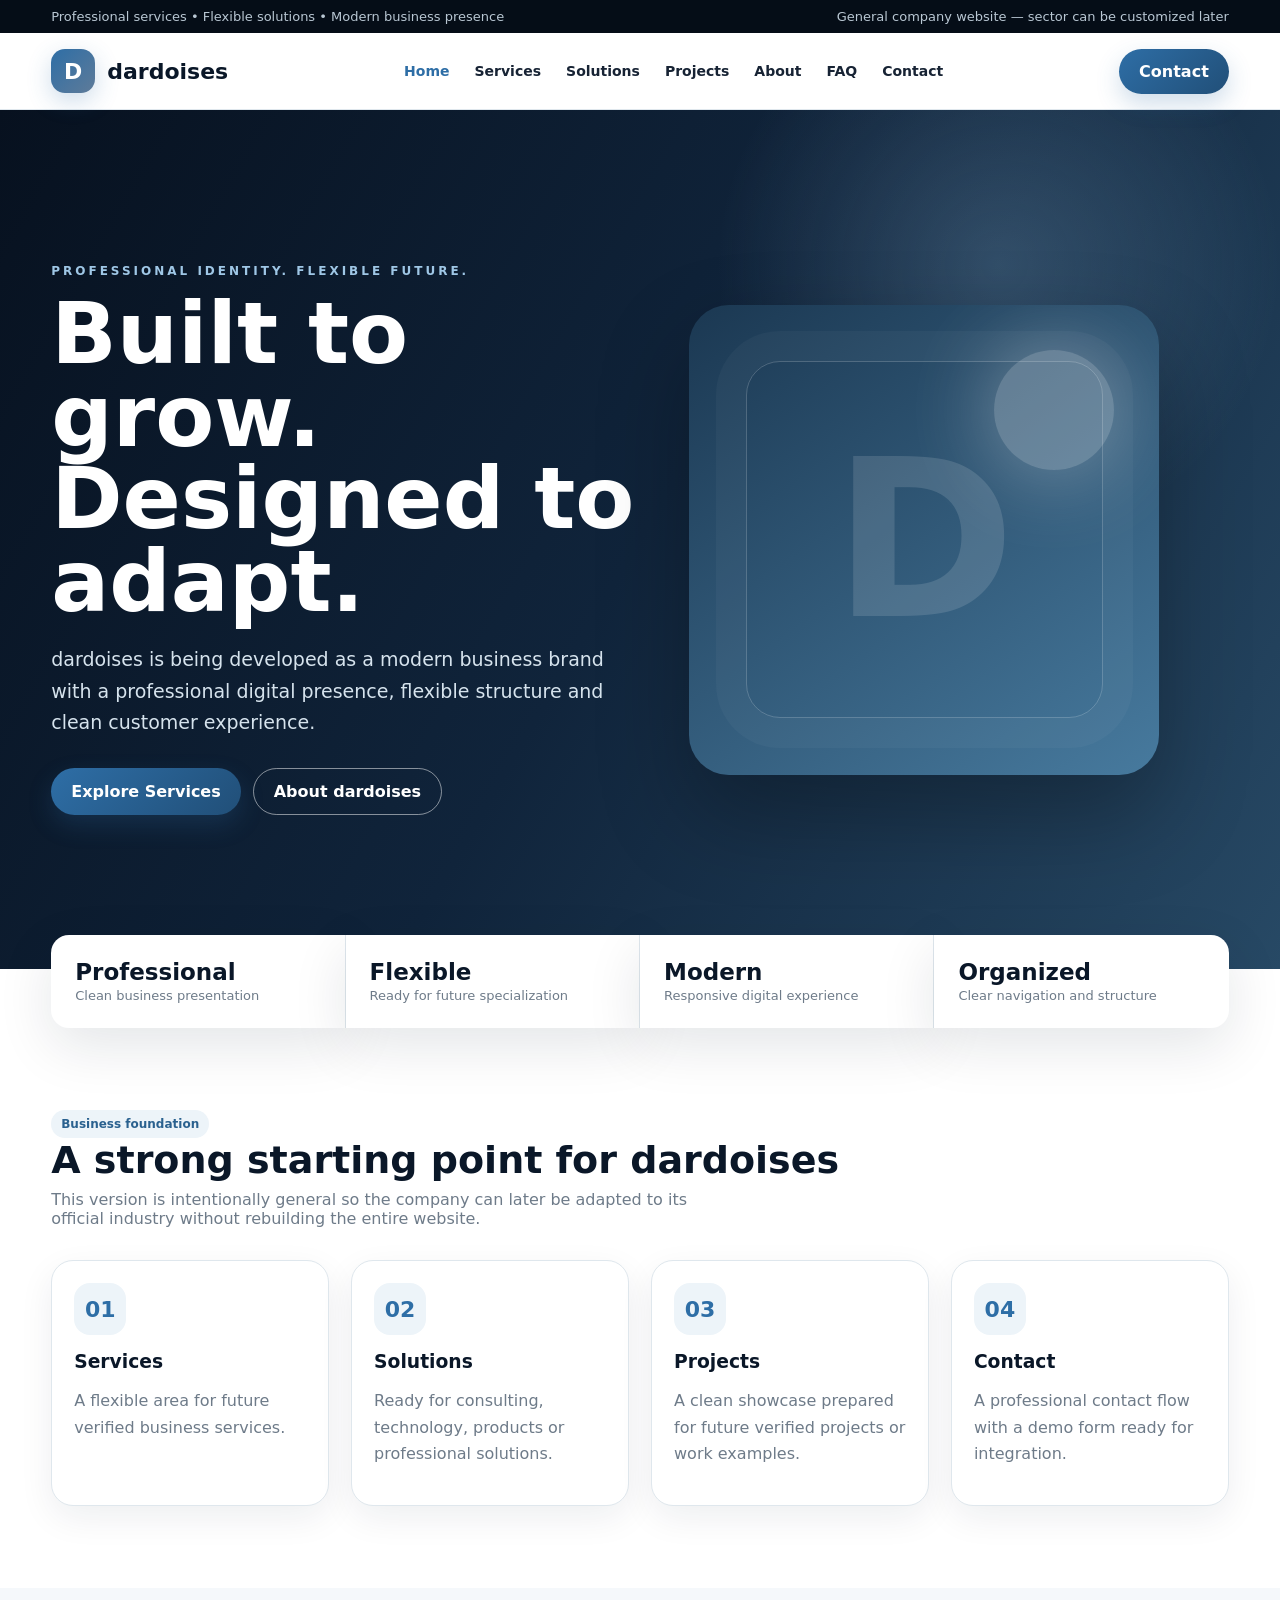
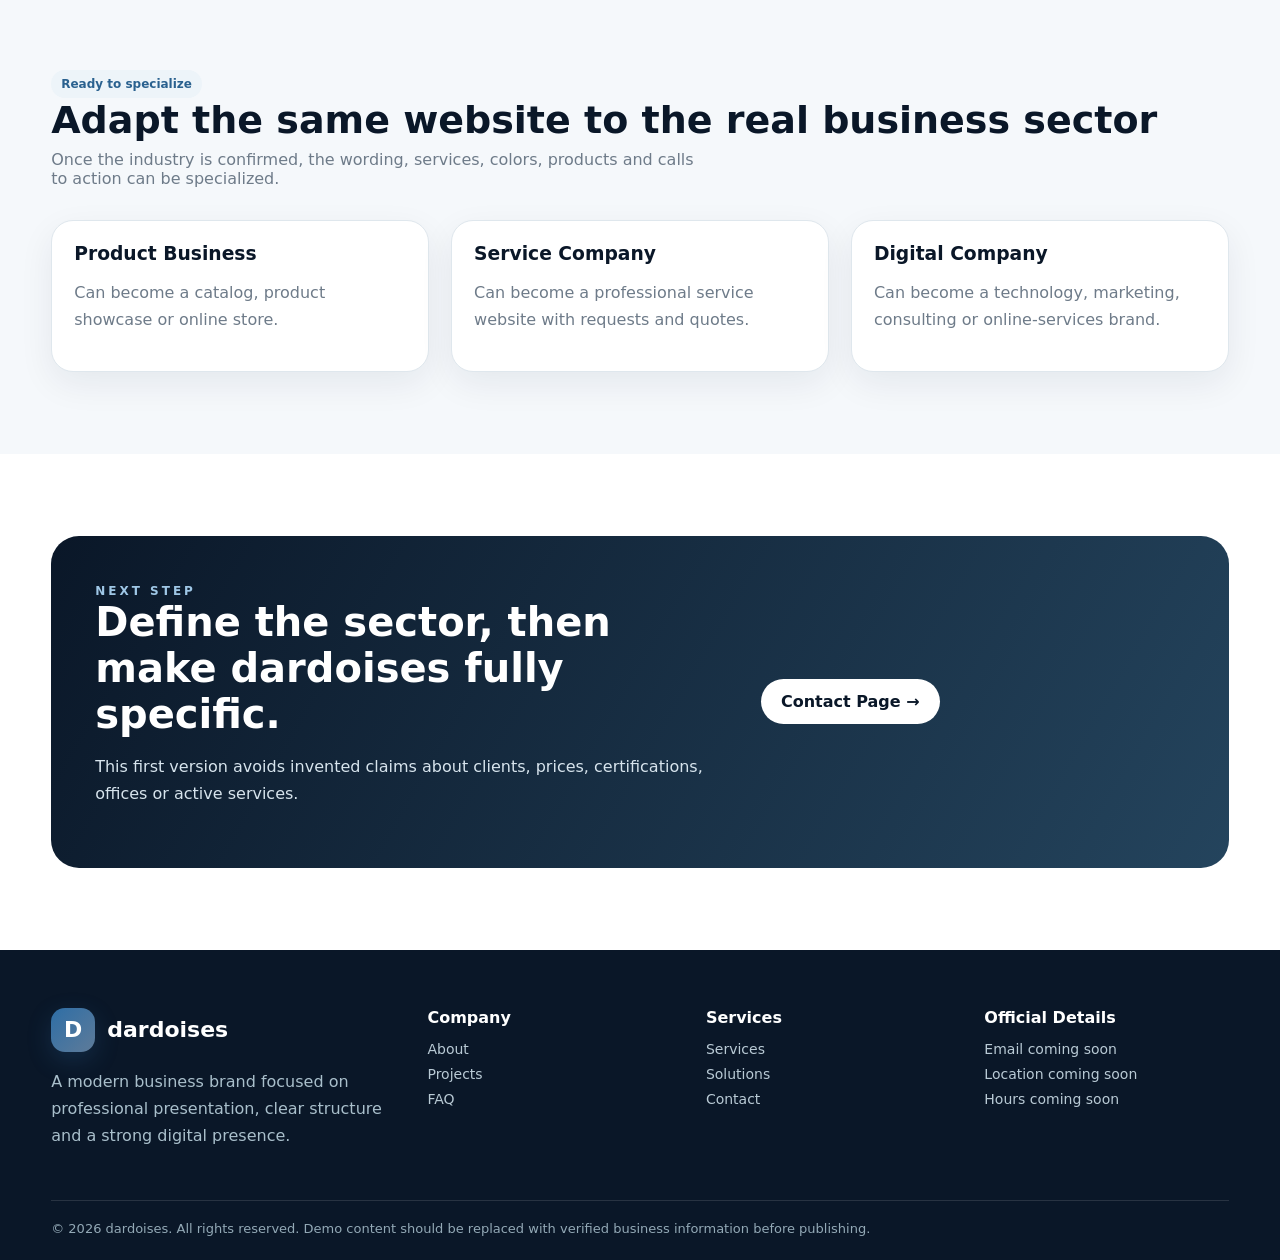
<file: index.html>
<!doctype html><html lang="en"><head><meta charset="utf-8"><meta name="viewport" content="width=device-width,initial-scale=1"><title>Home | dardoises</title><meta name="description" content="dardoises modern business services and professional solutions."><link rel="icon" href="favicon.svg"><link rel="stylesheet" href="styles.css"></head><body>
<div class="topbar"><div class="container"><span>Professional services • Flexible solutions • Modern business presence</span><span>General company website — sector can be customized later</span></div></div>
<header><div class="container nav">
<a class="brand" href="index.html"><span class="logo">D</span> dardoises</a>
<nav><a class="active" href="index.html">Home</a><a class="" href="services.html">Services</a><a class="" href="solutions.html">Solutions</a><a class="" href="projects.html">Projects</a><a class="" href="about.html">About</a><a class="" href="faq.html">FAQ</a><a class="" href="contact.html">Contact</a></nav>
<a class="btn btn-primary" href="contact.html">Contact</a>
</div></header>
<section class="hero"><div class="container wrap">
<div><div class="eyebrow">Professional identity. Flexible future.</div><h1>Built to grow.<br>Designed to adapt.</h1><p>dardoises is being developed as a modern business brand with a professional digital presence, flexible structure and clean customer experience.</p>
<div class="hero-actions"><a class="btn btn-primary" href="services.html">Explore Services</a><a class="btn btn-outline" href="about.html">About dardoises</a></div></div>
<div class="visual"><div class="orb"></div></div></div></section>
<div class="container stats"><div class="stat"><strong>Professional</strong><span>Clean business presentation</span></div><div class="stat"><strong>Flexible</strong><span>Ready for future specialization</span></div><div class="stat"><strong>Modern</strong><span>Responsive digital experience</span></div><div class="stat"><strong>Organized</strong><span>Clear navigation and structure</span></div></div>
<section><div class="container"><div class="section-head"><div><span class="tag">Business foundation</span><h2>A strong starting point for dardoises</h2><p>This version is intentionally general so the company can later be adapted to its official industry without rebuilding the entire website.</p></div></div>
<div class="grid grid-4">
<div class="card"><div class="card-body"><div class="icon">01</div><h3>Services</h3><p>A flexible area for future verified business services.</p></div></div>
<div class="card"><div class="card-body"><div class="icon">02</div><h3>Solutions</h3><p>Ready for consulting, technology, products or professional solutions.</p></div></div>
<div class="card"><div class="card-body"><div class="icon">03</div><h3>Projects</h3><p>A clean showcase prepared for future verified projects or work examples.</p></div></div>
<div class="card"><div class="card-body"><div class="icon">04</div><h3>Contact</h3><p>A professional contact flow with a demo form ready for integration.</p></div></div>
</div></div></section>
<section class="soft"><div class="container"><div class="section-head"><div><span class="tag">Ready to specialize</span><h2>Adapt the same website to the real business sector</h2><p>Once the industry is confirmed, the wording, services, colors, products and calls to action can be specialized.</p></div></div>
<div class="grid grid-3">
<div class="card"><div class="card-body"><h3>Product Business</h3><p>Can become a catalog, product showcase or online store.</p></div></div>
<div class="card"><div class="card-body"><h3>Service Company</h3><p>Can become a professional service website with requests and quotes.</p></div></div>
<div class="card"><div class="card-body"><h3>Digital Company</h3><p>Can become a technology, marketing, consulting or online-services brand.</p></div></div>
</div></div></section>
<section><div class="container"><div class="band"><div><span class="eyebrow">Next step</span><h2>Define the sector, then make dardoises fully specific.</h2><p>This first version avoids invented claims about clients, prices, certifications, offices or active services.</p></div><div><a class="btn btn-light" href="contact.html">Contact Page →</a></div></div></div></section>

<footer><div class="container"><div class="footer-grid">
<div><div class="brand" style="color:#fff"><span class="logo">D</span> dardoises</div><p style="color:#a9bfcb;line-height:1.7;max-width:360px">A modern business brand focused on professional presentation, clear structure and a strong digital presence.</p></div>
<div><h4>Company</h4><a href="about.html">About</a><a href="projects.html">Projects</a><a href="faq.html">FAQ</a></div>
<div><h4>Services</h4><a href="services.html">Services</a><a href="solutions.html">Solutions</a><a href="contact.html">Contact</a></div>
<div><h4>Official Details</h4><a href="#">Email coming soon</a><a href="#">Location coming soon</a><a href="#">Hours coming soon</a></div>
</div><div class="copyright">© 2026 dardoises. All rights reserved. Demo content should be replaced with verified business information before publishing.</div></div></footer><script src="script.js"></script></body></html>
</file>
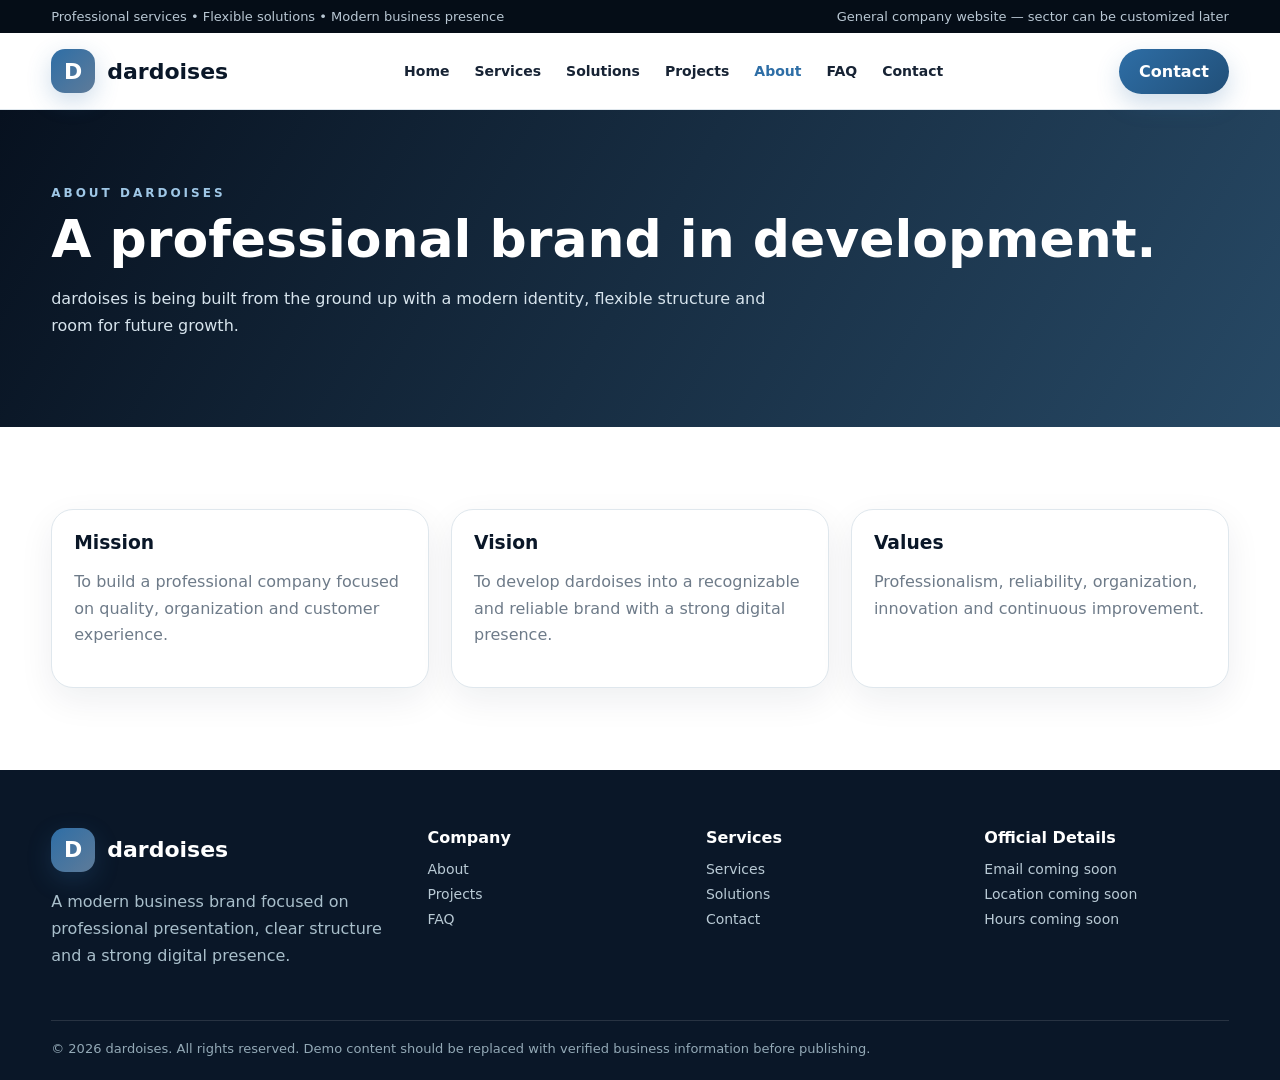
<file: about.html>
<!doctype html><html lang="en"><head><meta charset="utf-8"><meta name="viewport" content="width=device-width,initial-scale=1"><title>About | dardoises</title><meta name="description" content="dardoises modern business services and professional solutions."><link rel="icon" href="favicon.svg"><link rel="stylesheet" href="styles.css"></head><body>
<div class="topbar"><div class="container"><span>Professional services • Flexible solutions • Modern business presence</span><span>General company website — sector can be customized later</span></div></div>
<header><div class="container nav">
<a class="brand" href="index.html"><span class="logo">D</span> dardoises</a>
<nav><a class="" href="index.html">Home</a><a class="" href="services.html">Services</a><a class="" href="solutions.html">Solutions</a><a class="" href="projects.html">Projects</a><a class="active" href="about.html">About</a><a class="" href="faq.html">FAQ</a><a class="" href="contact.html">Contact</a></nav>
<a class="btn btn-primary" href="contact.html">Contact</a>
</div></header>
<section class="page-hero"><div class="container"><span class="eyebrow">About dardoises</span><h1>A professional brand in development.</h1><p>dardoises is being built from the ground up with a modern identity, flexible structure and room for future growth.</p></div></section>
<section><div class="container"><div class="grid grid-3">
<div class="card"><div class="card-body"><h3>Mission</h3><p>To build a professional company focused on quality, organization and customer experience.</p></div></div>
<div class="card"><div class="card-body"><h3>Vision</h3><p>To develop dardoises into a recognizable and reliable brand with a strong digital presence.</p></div></div>
<div class="card"><div class="card-body"><h3>Values</h3><p>Professionalism, reliability, organization, innovation and continuous improvement.</p></div></div>
</div></div></section>

<footer><div class="container"><div class="footer-grid">
<div><div class="brand" style="color:#fff"><span class="logo">D</span> dardoises</div><p style="color:#a9bfcb;line-height:1.7;max-width:360px">A modern business brand focused on professional presentation, clear structure and a strong digital presence.</p></div>
<div><h4>Company</h4><a href="about.html">About</a><a href="projects.html">Projects</a><a href="faq.html">FAQ</a></div>
<div><h4>Services</h4><a href="services.html">Services</a><a href="solutions.html">Solutions</a><a href="contact.html">Contact</a></div>
<div><h4>Official Details</h4><a href="#">Email coming soon</a><a href="#">Location coming soon</a><a href="#">Hours coming soon</a></div>
</div><div class="copyright">© 2026 dardoises. All rights reserved. Demo content should be replaced with verified business information before publishing.</div></div></footer><script src="script.js"></script></body></html>
</file>
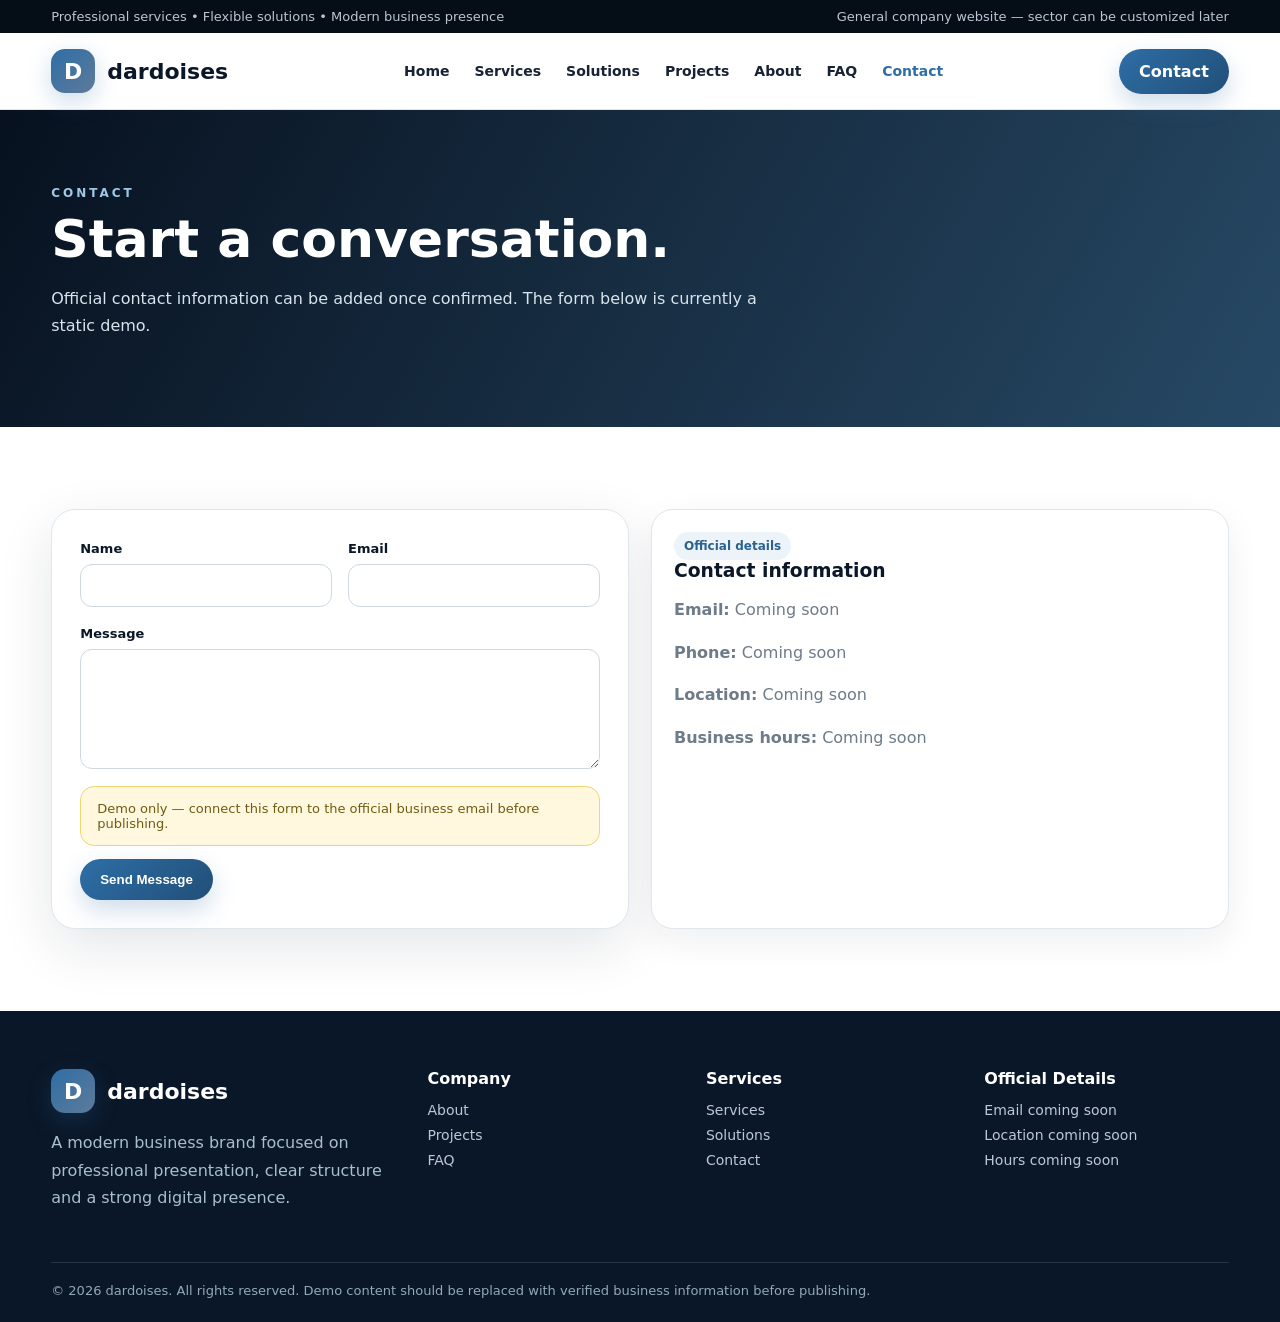
<file: contact.html>
<!doctype html><html lang="en"><head><meta charset="utf-8"><meta name="viewport" content="width=device-width,initial-scale=1"><title>Contact | dardoises</title><meta name="description" content="dardoises modern business services and professional solutions."><link rel="icon" href="favicon.svg"><link rel="stylesheet" href="styles.css"></head><body>
<div class="topbar"><div class="container"><span>Professional services • Flexible solutions • Modern business presence</span><span>General company website — sector can be customized later</span></div></div>
<header><div class="container nav">
<a class="brand" href="index.html"><span class="logo">D</span> dardoises</a>
<nav><a class="" href="index.html">Home</a><a class="" href="services.html">Services</a><a class="" href="solutions.html">Solutions</a><a class="" href="projects.html">Projects</a><a class="" href="about.html">About</a><a class="" href="faq.html">FAQ</a><a class="active" href="contact.html">Contact</a></nav>
<a class="btn btn-primary" href="contact.html">Contact</a>
</div></header>
<section class="page-hero"><div class="container"><span class="eyebrow">Contact</span><h1>Start a conversation.</h1><p>Official contact information can be added once confirmed. The form below is currently a static demo.</p></div></section>
<section><div class="container"><div class="grid grid-2">
<form class="form-card" data-demo-form><div class="form-grid"><div><label>Name<input required></label></div><div><label>Email<input type="email" required></label></div></div><div style="margin-top:16px"><label>Message<textarea required></textarea></label></div><p class="notice">Demo only — connect this form to the official business email before publishing.</p><button class="btn btn-primary" type="submit">Send Message</button></form>
<div class="card"><div class="card-body"><span class="tag">Official details</span><h3>Contact information</h3><p><strong>Email:</strong> Coming soon</p><p><strong>Phone:</strong> Coming soon</p><p><strong>Location:</strong> Coming soon</p><p><strong>Business hours:</strong> Coming soon</p></div></div>
</div></div></section>

<footer><div class="container"><div class="footer-grid">
<div><div class="brand" style="color:#fff"><span class="logo">D</span> dardoises</div><p style="color:#a9bfcb;line-height:1.7;max-width:360px">A modern business brand focused on professional presentation, clear structure and a strong digital presence.</p></div>
<div><h4>Company</h4><a href="about.html">About</a><a href="projects.html">Projects</a><a href="faq.html">FAQ</a></div>
<div><h4>Services</h4><a href="services.html">Services</a><a href="solutions.html">Solutions</a><a href="contact.html">Contact</a></div>
<div><h4>Official Details</h4><a href="#">Email coming soon</a><a href="#">Location coming soon</a><a href="#">Hours coming soon</a></div>
</div><div class="copyright">© 2026 dardoises. All rights reserved. Demo content should be replaced with verified business information before publishing.</div></div></footer><script src="script.js"></script></body></html>
</file>
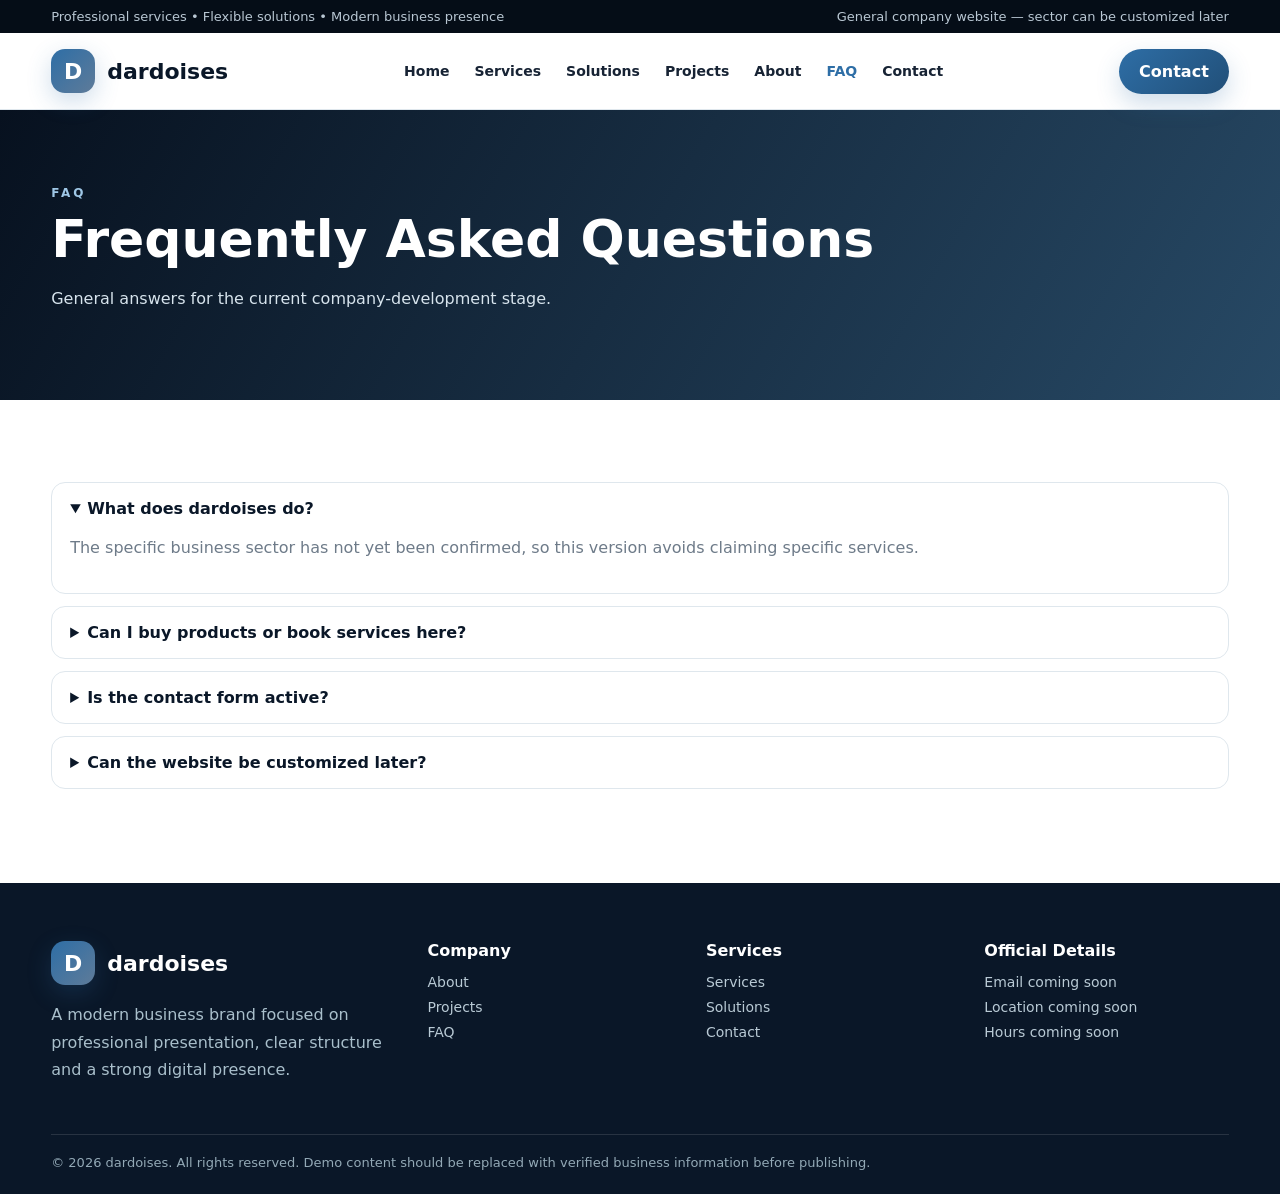
<file: faq.html>
<!doctype html><html lang="en"><head><meta charset="utf-8"><meta name="viewport" content="width=device-width,initial-scale=1"><title>FAQ | dardoises</title><meta name="description" content="dardoises modern business services and professional solutions."><link rel="icon" href="favicon.svg"><link rel="stylesheet" href="styles.css"></head><body>
<div class="topbar"><div class="container"><span>Professional services • Flexible solutions • Modern business presence</span><span>General company website — sector can be customized later</span></div></div>
<header><div class="container nav">
<a class="brand" href="index.html"><span class="logo">D</span> dardoises</a>
<nav><a class="" href="index.html">Home</a><a class="" href="services.html">Services</a><a class="" href="solutions.html">Solutions</a><a class="" href="projects.html">Projects</a><a class="" href="about.html">About</a><a class="active" href="faq.html">FAQ</a><a class="" href="contact.html">Contact</a></nav>
<a class="btn btn-primary" href="contact.html">Contact</a>
</div></header>
<section class="page-hero"><div class="container"><span class="eyebrow">FAQ</span><h1>Frequently Asked Questions</h1><p>General answers for the current company-development stage.</p></div></section>
<section><div class="container faq">
<details open><summary>What does dardoises do?</summary><p>The specific business sector has not yet been confirmed, so this version avoids claiming specific services.</p></details>
<details><summary>Can I buy products or book services here?</summary><p>Not yet. The current website is a static business presentation.</p></details>
<details><summary>Is the contact form active?</summary><p>No. It is a visual demo until connected to an official email address or backend.</p></details>
<details><summary>Can the website be customized later?</summary><p>Yes. The site was intentionally structured so the sector, services, colors, products and pages can be specialized later.</p></details>
</div></section>

<footer><div class="container"><div class="footer-grid">
<div><div class="brand" style="color:#fff"><span class="logo">D</span> dardoises</div><p style="color:#a9bfcb;line-height:1.7;max-width:360px">A modern business brand focused on professional presentation, clear structure and a strong digital presence.</p></div>
<div><h4>Company</h4><a href="about.html">About</a><a href="projects.html">Projects</a><a href="faq.html">FAQ</a></div>
<div><h4>Services</h4><a href="services.html">Services</a><a href="solutions.html">Solutions</a><a href="contact.html">Contact</a></div>
<div><h4>Official Details</h4><a href="#">Email coming soon</a><a href="#">Location coming soon</a><a href="#">Hours coming soon</a></div>
</div><div class="copyright">© 2026 dardoises. All rights reserved. Demo content should be replaced with verified business information before publishing.</div></div></footer><script src="script.js"></script></body></html>
</file>
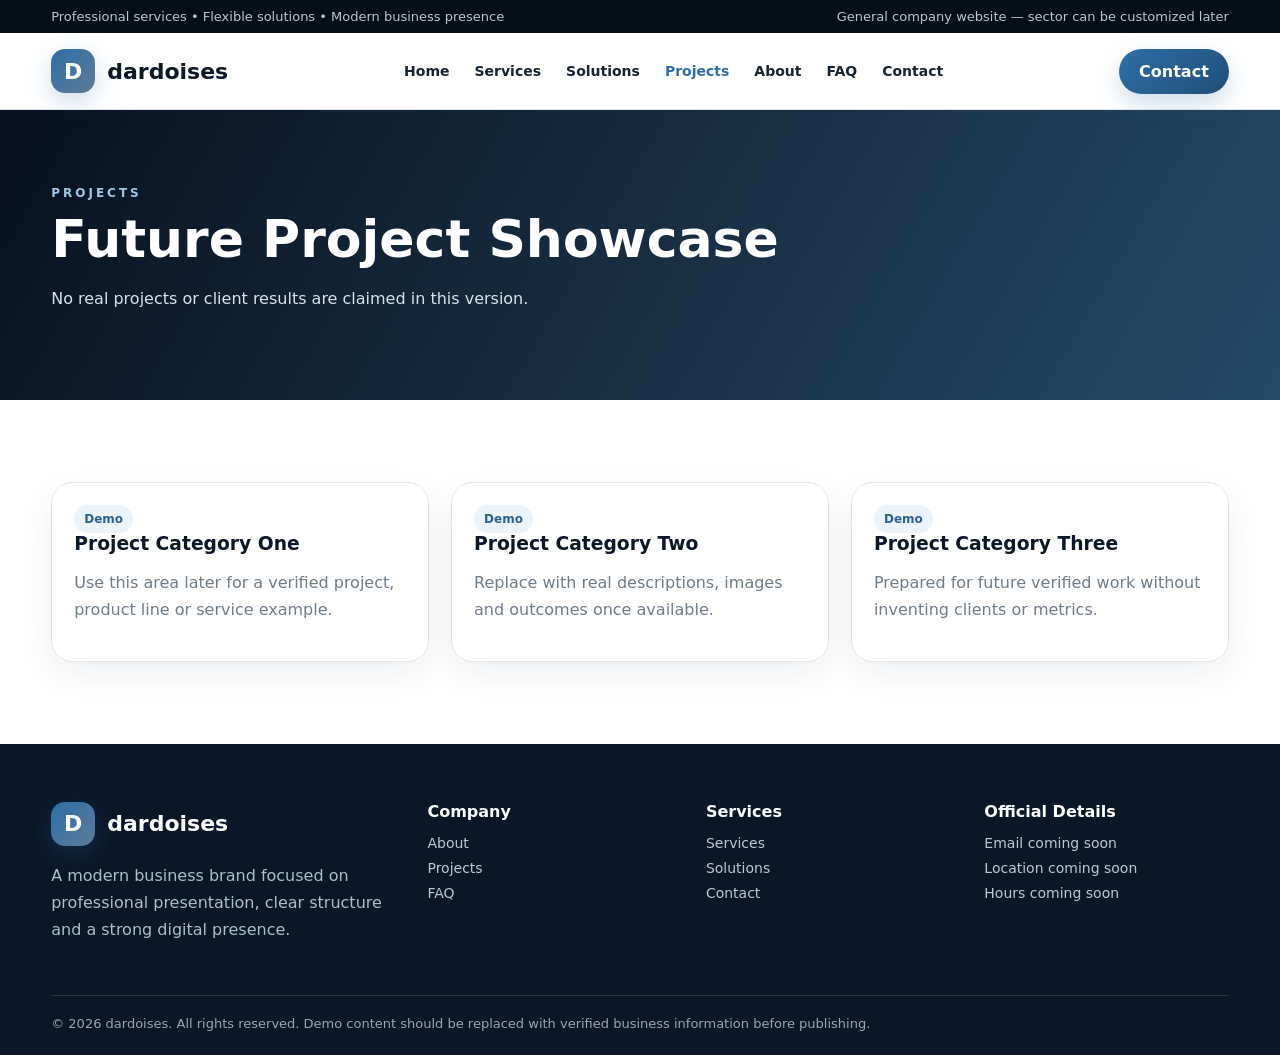
<file: projects.html>
<!doctype html><html lang="en"><head><meta charset="utf-8"><meta name="viewport" content="width=device-width,initial-scale=1"><title>Projects | dardoises</title><meta name="description" content="dardoises modern business services and professional solutions."><link rel="icon" href="favicon.svg"><link rel="stylesheet" href="styles.css"></head><body>
<div class="topbar"><div class="container"><span>Professional services • Flexible solutions • Modern business presence</span><span>General company website — sector can be customized later</span></div></div>
<header><div class="container nav">
<a class="brand" href="index.html"><span class="logo">D</span> dardoises</a>
<nav><a class="" href="index.html">Home</a><a class="" href="services.html">Services</a><a class="" href="solutions.html">Solutions</a><a class="active" href="projects.html">Projects</a><a class="" href="about.html">About</a><a class="" href="faq.html">FAQ</a><a class="" href="contact.html">Contact</a></nav>
<a class="btn btn-primary" href="contact.html">Contact</a>
</div></header>
<section class="page-hero"><div class="container"><span class="eyebrow">Projects</span><h1>Future Project Showcase</h1><p>No real projects or client results are claimed in this version.</p></div></section>
<section><div class="container"><div class="grid grid-3">
<div class="card"><div class="card-body"><span class="tag">Demo</span><h3>Project Category One</h3><p>Use this area later for a verified project, product line or service example.</p></div></div>
<div class="card"><div class="card-body"><span class="tag">Demo</span><h3>Project Category Two</h3><p>Replace with real descriptions, images and outcomes once available.</p></div></div>
<div class="card"><div class="card-body"><span class="tag">Demo</span><h3>Project Category Three</h3><p>Prepared for future verified work without inventing clients or metrics.</p></div></div>
</div></div></section>

<footer><div class="container"><div class="footer-grid">
<div><div class="brand" style="color:#fff"><span class="logo">D</span> dardoises</div><p style="color:#a9bfcb;line-height:1.7;max-width:360px">A modern business brand focused on professional presentation, clear structure and a strong digital presence.</p></div>
<div><h4>Company</h4><a href="about.html">About</a><a href="projects.html">Projects</a><a href="faq.html">FAQ</a></div>
<div><h4>Services</h4><a href="services.html">Services</a><a href="solutions.html">Solutions</a><a href="contact.html">Contact</a></div>
<div><h4>Official Details</h4><a href="#">Email coming soon</a><a href="#">Location coming soon</a><a href="#">Hours coming soon</a></div>
</div><div class="copyright">© 2026 dardoises. All rights reserved. Demo content should be replaced with verified business information before publishing.</div></div></footer><script src="script.js"></script></body></html>
</file>
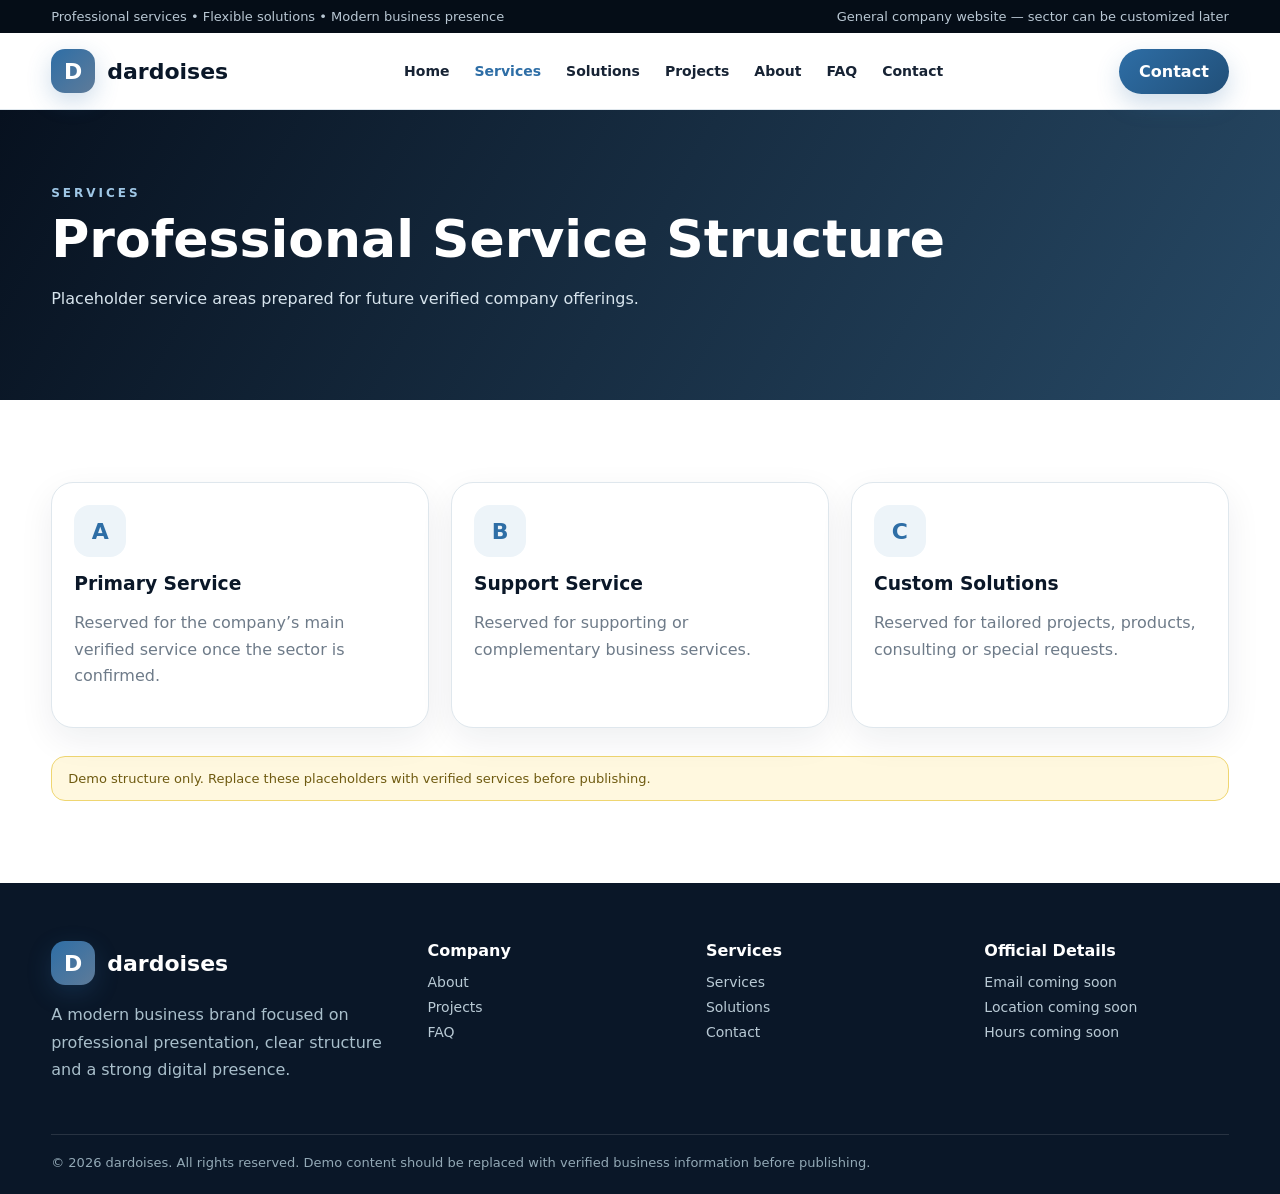
<file: services.html>
<!doctype html><html lang="en"><head><meta charset="utf-8"><meta name="viewport" content="width=device-width,initial-scale=1"><title>Services | dardoises</title><meta name="description" content="dardoises modern business services and professional solutions."><link rel="icon" href="favicon.svg"><link rel="stylesheet" href="styles.css"></head><body>
<div class="topbar"><div class="container"><span>Professional services • Flexible solutions • Modern business presence</span><span>General company website — sector can be customized later</span></div></div>
<header><div class="container nav">
<a class="brand" href="index.html"><span class="logo">D</span> dardoises</a>
<nav><a class="" href="index.html">Home</a><a class="active" href="services.html">Services</a><a class="" href="solutions.html">Solutions</a><a class="" href="projects.html">Projects</a><a class="" href="about.html">About</a><a class="" href="faq.html">FAQ</a><a class="" href="contact.html">Contact</a></nav>
<a class="btn btn-primary" href="contact.html">Contact</a>
</div></header>
<section class="page-hero"><div class="container"><span class="eyebrow">Services</span><h1>Professional Service Structure</h1><p>Placeholder service areas prepared for future verified company offerings.</p></div></section>
<section><div class="container"><div class="grid grid-3">
<div class="card"><div class="card-body"><div class="icon">A</div><h3>Primary Service</h3><p>Reserved for the company’s main verified service once the sector is confirmed.</p></div></div>
<div class="card"><div class="card-body"><div class="icon">B</div><h3>Support Service</h3><p>Reserved for supporting or complementary business services.</p></div></div>
<div class="card"><div class="card-body"><div class="icon">C</div><h3>Custom Solutions</h3><p>Reserved for tailored projects, products, consulting or special requests.</p></div></div>
</div><div class="notice" style="margin-top:28px">Demo structure only. Replace these placeholders with verified services before publishing.</div></div></section>

<footer><div class="container"><div class="footer-grid">
<div><div class="brand" style="color:#fff"><span class="logo">D</span> dardoises</div><p style="color:#a9bfcb;line-height:1.7;max-width:360px">A modern business brand focused on professional presentation, clear structure and a strong digital presence.</p></div>
<div><h4>Company</h4><a href="about.html">About</a><a href="projects.html">Projects</a><a href="faq.html">FAQ</a></div>
<div><h4>Services</h4><a href="services.html">Services</a><a href="solutions.html">Solutions</a><a href="contact.html">Contact</a></div>
<div><h4>Official Details</h4><a href="#">Email coming soon</a><a href="#">Location coming soon</a><a href="#">Hours coming soon</a></div>
</div><div class="copyright">© 2026 dardoises. All rights reserved. Demo content should be replaced with verified business information before publishing.</div></div></footer><script src="script.js"></script></body></html>
</file>
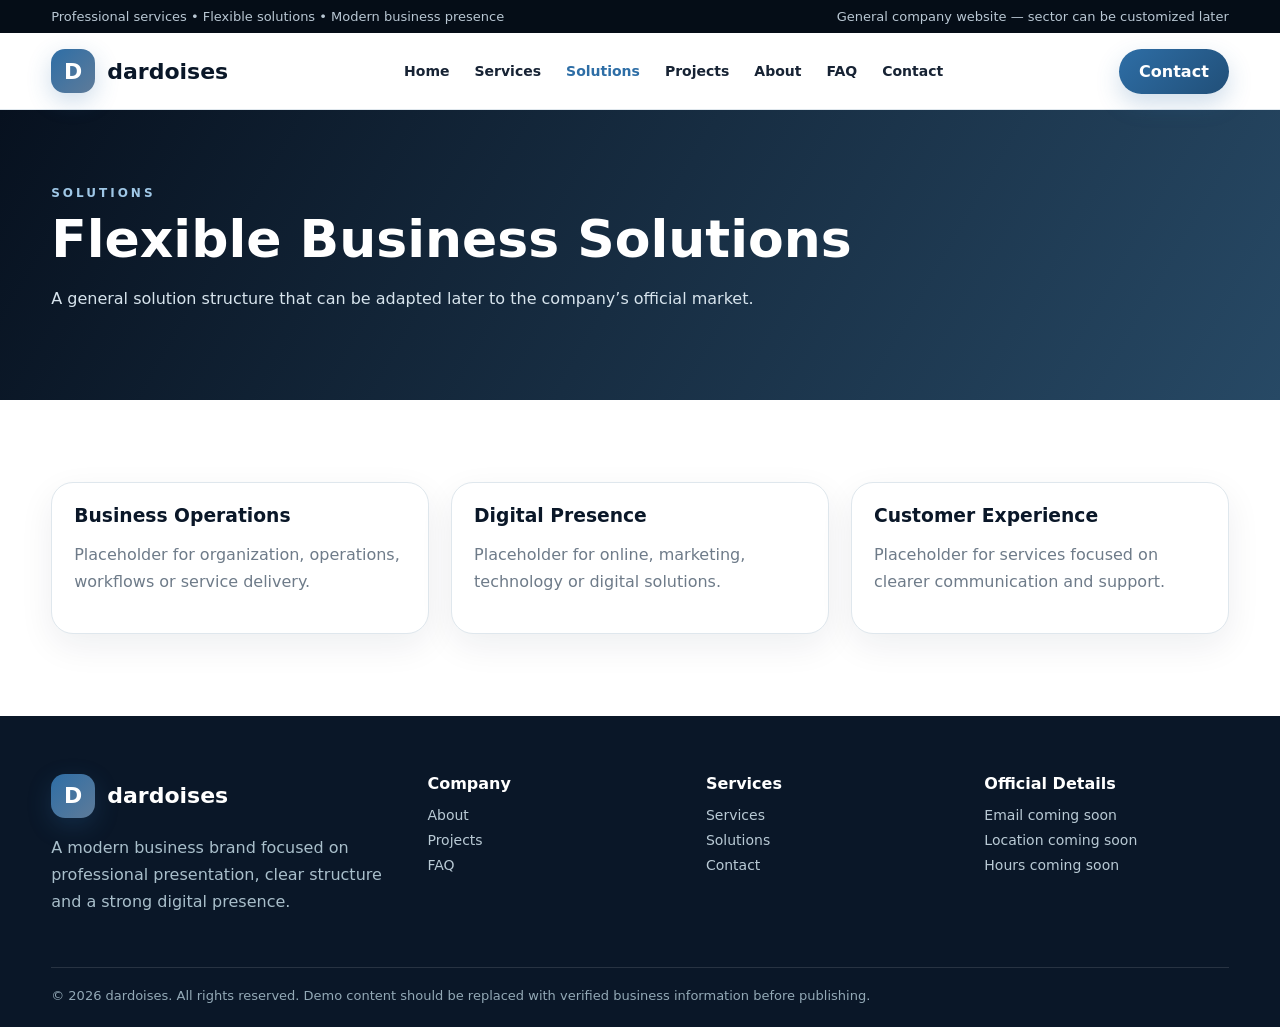
<file: solutions.html>
<!doctype html><html lang="en"><head><meta charset="utf-8"><meta name="viewport" content="width=device-width,initial-scale=1"><title>Solutions | dardoises</title><meta name="description" content="dardoises modern business services and professional solutions."><link rel="icon" href="favicon.svg"><link rel="stylesheet" href="styles.css"></head><body>
<div class="topbar"><div class="container"><span>Professional services • Flexible solutions • Modern business presence</span><span>General company website — sector can be customized later</span></div></div>
<header><div class="container nav">
<a class="brand" href="index.html"><span class="logo">D</span> dardoises</a>
<nav><a class="" href="index.html">Home</a><a class="" href="services.html">Services</a><a class="active" href="solutions.html">Solutions</a><a class="" href="projects.html">Projects</a><a class="" href="about.html">About</a><a class="" href="faq.html">FAQ</a><a class="" href="contact.html">Contact</a></nav>
<a class="btn btn-primary" href="contact.html">Contact</a>
</div></header>
<section class="page-hero"><div class="container"><span class="eyebrow">Solutions</span><h1>Flexible Business Solutions</h1><p>A general solution structure that can be adapted later to the company’s official market.</p></div></section>
<section><div class="container"><div class="grid grid-3">
<div class="card"><div class="card-body"><h3>Business Operations</h3><p>Placeholder for organization, operations, workflows or service delivery.</p></div></div>
<div class="card"><div class="card-body"><h3>Digital Presence</h3><p>Placeholder for online, marketing, technology or digital solutions.</p></div></div>
<div class="card"><div class="card-body"><h3>Customer Experience</h3><p>Placeholder for services focused on clearer communication and support.</p></div></div>
</div></div></section>

<footer><div class="container"><div class="footer-grid">
<div><div class="brand" style="color:#fff"><span class="logo">D</span> dardoises</div><p style="color:#a9bfcb;line-height:1.7;max-width:360px">A modern business brand focused on professional presentation, clear structure and a strong digital presence.</p></div>
<div><h4>Company</h4><a href="about.html">About</a><a href="projects.html">Projects</a><a href="faq.html">FAQ</a></div>
<div><h4>Services</h4><a href="services.html">Services</a><a href="solutions.html">Solutions</a><a href="contact.html">Contact</a></div>
<div><h4>Official Details</h4><a href="#">Email coming soon</a><a href="#">Location coming soon</a><a href="#">Hours coming soon</a></div>
</div><div class="copyright">© 2026 dardoises. All rights reserved. Demo content should be replaced with verified business information before publishing.</div></div></footer><script src="script.js"></script></body></html>
</file>
<file: styles.css>
:root{
  --navy:#0a1728;
  --navy2:#152b45;
  --steel:#5e7b99;
  --blue:#2e6ea6;
  --ice:#e9f2f8;
  --white:#fff;
  --ink:#172334;
  --muted:#6e7b89;
  --soft:#f5f8fb;
  --line:#dfe7ed;
  --shadow:0 18px 55px rgba(9,27,47,.11);
}
*{box-sizing:border-box}
html{scroll-behavior:smooth}
body{margin:0;font-family:Inter,ui-sans-serif,system-ui,-apple-system,Segoe UI,Roboto,Arial,sans-serif;color:var(--ink);background:#fff}
a{text-decoration:none;color:inherit}
.container{width:min(1180px,92%);margin:auto}
.topbar{background:#050d17;color:#b9c7d3;font-size:13px;padding:9px 0}
.topbar .container{display:flex;justify-content:space-between;gap:16px;flex-wrap:wrap}
header{position:sticky;top:0;z-index:20;background:rgba(255,255,255,.96);backdrop-filter:blur(12px);border-bottom:1px solid var(--line)}
.nav{min-height:76px;display:flex;align-items:center;justify-content:space-between;gap:20px}
.brand{display:flex;align-items:center;gap:12px;font-size:22px;font-weight:900;color:var(--navy)}
.logo{width:44px;height:44px;border-radius:14px;background:linear-gradient(135deg,var(--blue),var(--steel));display:grid;place-items:center;color:#fff;font-weight:900;box-shadow:0 8px 24px rgba(46,110,166,.24)}
nav{display:flex;gap:25px;font-size:14px;font-weight:700}
nav a:hover,nav a.active{color:var(--blue)}
.btn{display:inline-flex;align-items:center;justify-content:center;gap:8px;border:0;border-radius:999px;padding:13px 20px;font-weight:850;cursor:pointer;transition:.2s}
.btn-primary{background:linear-gradient(135deg,var(--blue),#214f78);color:#fff;box-shadow:0 10px 25px rgba(46,110,166,.23)}
.btn-dark{background:var(--navy);color:#fff}.btn-light{background:#fff;color:var(--navy)}
.btn-outline{border:1px solid rgba(255,255,255,.5);color:#fff;background:transparent}
.hero{background:
radial-gradient(circle at 78% 18%,rgba(125,166,199,.28),transparent 23%),
linear-gradient(120deg,#07111f 0%,#10243b 50%,#274965 100%);
color:#fff;overflow:hidden}
.hero .wrap{min-height:620px;display:grid;grid-template-columns:1.05fr .95fr;align-items:center;gap:42px;padding:72px 0}
.eyebrow{font-size:12px;letter-spacing:3px;text-transform:uppercase;font-weight:900;color:#9fc7e6}
.hero h1{font-size:clamp(50px,7vw,86px);line-height:.96;margin:14px 0 22px;max-width:800px}
.hero p{font-size:19px;line-height:1.65;color:#d6e3ed;max-width:690px}
.hero-actions{display:flex;gap:12px;flex-wrap:wrap;margin-top:30px}
.visual{position:relative;width:min(470px,100%);aspect-ratio:1;border-radius:40px;background:linear-gradient(145deg,#1b3852,#477a9e);box-shadow:0 40px 90px rgba(0,0,0,.28);overflow:hidden}
.visual:before{content:"";position:absolute;inset:12%;border-radius:34px;border:1px solid rgba(255,255,255,.2);box-shadow:0 0 0 30px rgba(255,255,255,.03)}
.visual:after{content:"D";position:absolute;inset:0;display:grid;place-items:center;font-size:220px;font-weight:900;color:rgba(255,255,255,.13)}
.orb{position:absolute;width:120px;height:120px;border-radius:50%;background:#fff4;right:45px;top:45px;box-shadow:0 0 90px #fff6}
.stats{display:grid;grid-template-columns:repeat(4,1fr);margin-top:-34px;position:relative;z-index:4}
.stat{background:#fff;padding:24px;border-right:1px solid var(--line);box-shadow:var(--shadow)}
.stat:first-child{border-radius:18px 0 0 18px}.stat:last-child{border-radius:0 18px 18px 0;border-right:0}
.stat strong{display:block;color:var(--navy);font-size:23px}.stat span{font-size:13px;color:var(--muted)}
section{padding:82px 0}.soft{background:var(--soft)}
.section-head{display:flex;justify-content:space-between;gap:24px;align-items:end;margin-bottom:32px}
.section-head h2{margin:0;color:var(--navy);font-size:38px}.section-head p{margin:8px 0 0;color:var(--muted);max-width:650px}
.grid{display:grid;gap:22px}.grid-2{grid-template-columns:repeat(2,1fr)}.grid-3{grid-template-columns:repeat(3,1fr)}.grid-4{grid-template-columns:repeat(4,1fr)}
.card{background:#fff;border:1px solid var(--line);border-radius:22px;overflow:hidden;box-shadow:0 12px 35px rgba(8,35,60,.07)}
.card-body{padding:22px}.card h3{margin:0 0 8px;color:var(--navy)}.card p{color:var(--muted);line-height:1.65}
.icon{width:52px;height:52px;border-radius:16px;background:#edf4f9;color:#2e6ea6;display:grid;place-items:center;font-size:22px;font-weight:900;margin-bottom:16px}
.tag{display:inline-block;padding:7px 10px;border-radius:999px;background:#edf4f9;color:#2a618f;font-size:12px;font-weight:850}
.band{background:linear-gradient(120deg,var(--navy),#24445d);color:#fff;border-radius:28px;padding:44px;display:grid;grid-template-columns:1.2fr .8fr;gap:30px;align-items:center}
.band h2{font-size:40px;margin:0 0 12px}.band p{color:#d7e4ed;line-height:1.7}
.page-hero{background:linear-gradient(120deg,#07111f,#274965);color:#fff;padding:72px 0}
.page-hero h1{font-size:52px;margin:8px 0 10px}.page-hero p{max-width:720px;color:#d7e4ed;line-height:1.7}
.form-card{background:#fff;border:1px solid var(--line);border-radius:24px;padding:28px;box-shadow:var(--shadow)}
.form-grid{display:grid;grid-template-columns:1fr 1fr;gap:16px}
label{font-size:13px;font-weight:750;color:var(--navy)}
input,select,textarea{width:100%;border:1px solid #ced8e0;border-radius:12px;padding:13px 14px;font:inherit;margin-top:7px;background:#fff}
textarea{min-height:120px;resize:vertical}
.notice{background:#fff8df;border:1px solid #efd671;color:#6f5b11;border-radius:14px;padding:14px 16px;font-size:13px}
.faq details{border:1px solid var(--line);border-radius:14px;padding:16px 18px;background:#fff;margin-bottom:12px}
.faq summary{cursor:pointer;font-weight:800;color:var(--navy)}.faq p{color:var(--muted);line-height:1.7}
footer{background:var(--navy);color:#dce7ee;padding:58px 0 24px}
.footer-grid{display:grid;grid-template-columns:1.4fr repeat(3,1fr);gap:34px}
footer h4{color:#fff;margin:0 0 14px}footer a{display:block;color:#b9cad5;margin:9px 0;font-size:14px}
.copyright{border-top:1px solid rgba(255,255,255,.12);margin-top:35px;padding-top:20px;color:#93a9b6;font-size:13px}
@media(max-width:900px){nav{display:none}.hero .wrap{grid-template-columns:1fr}.visual{max-width:360px}.grid-4,.grid-3{grid-template-columns:1fr 1fr}.stats{grid-template-columns:1fr 1fr;margin-top:0}.band{grid-template-columns:1fr}.footer-grid{grid-template-columns:1fr 1fr}}
@media(max-width:620px){.grid-4,.grid-3,.grid-2,.form-grid,.stats,.footer-grid{grid-template-columns:1fr}.hero h1{font-size:52px}.section-head{align-items:start;flex-direction:column}.page-hero h1{font-size:40px}section{padding:64px 0}.nav .btn{display:none}}
</file>
